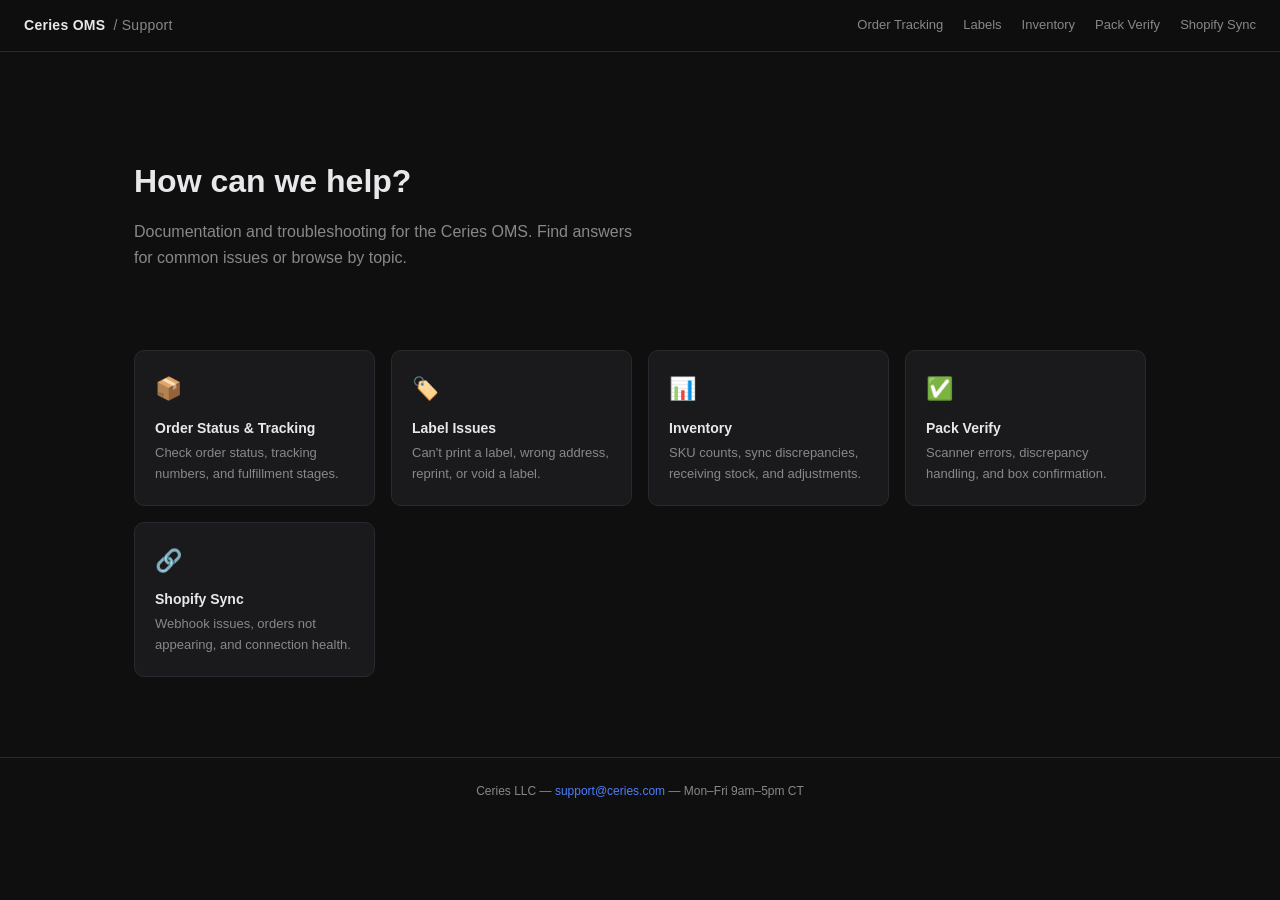
<file: index.html>
<!DOCTYPE html>
<html lang="en">
<head>
  <meta charset="UTF-8">
  <meta name="viewport" content="width=device-width, initial-scale=1.0">
  <title>Ceries OMS — Support</title>
  <link rel="stylesheet" href="assets/style.css">
</head>
<body>
  <nav>
    <div class="nav-brand">Ceries OMS <span>/ Support</span></div>
    <div class="nav-links">
      <a href="order-tracking.html">Order Tracking</a>
      <a href="label-issues.html">Labels</a>
      <a href="inventory.html">Inventory</a>
      <a href="pack-verify.html">Pack Verify</a>
      <a href="shopify-sync.html">Shopify Sync</a>
    </div>
  </nav>

  <div class="page-wrap wide">
    <div class="hero">
      <h1>How can we help?</h1>
      <p>Documentation and troubleshooting for the Ceries OMS. Find answers for common issues or browse by topic.</p>
    </div>

    <div class="category-grid">
      <a class="cat-card" href="order-tracking.html">
        <div class="cat-icon">📦</div>
        <h3>Order Status & Tracking</h3>
        <p>Check order status, tracking numbers, and fulfillment stages.</p>
      </a>
      <a class="cat-card" href="label-issues.html">
        <div class="cat-icon">🏷️</div>
        <h3>Label Issues</h3>
        <p>Can't print a label, wrong address, reprint, or void a label.</p>
      </a>
      <a class="cat-card" href="inventory.html">
        <div class="cat-icon">📊</div>
        <h3>Inventory</h3>
        <p>SKU counts, sync discrepancies, receiving stock, and adjustments.</p>
      </a>
      <a class="cat-card" href="pack-verify.html">
        <div class="cat-icon">✅</div>
        <h3>Pack Verify</h3>
        <p>Scanner errors, discrepancy handling, and box confirmation.</p>
      </a>
      <a class="cat-card" href="shopify-sync.html">
        <div class="cat-icon">🔗</div>
        <h3>Shopify Sync</h3>
        <p>Webhook issues, orders not appearing, and connection health.</p>
      </a>
    </div>
  </div>

  <footer>
    Ceries LLC — <a href="mailto:support@ceries.com">support@ceries.com</a> — Mon–Fri 9am–5pm CT
  </footer>
</body>
</html>
</file>
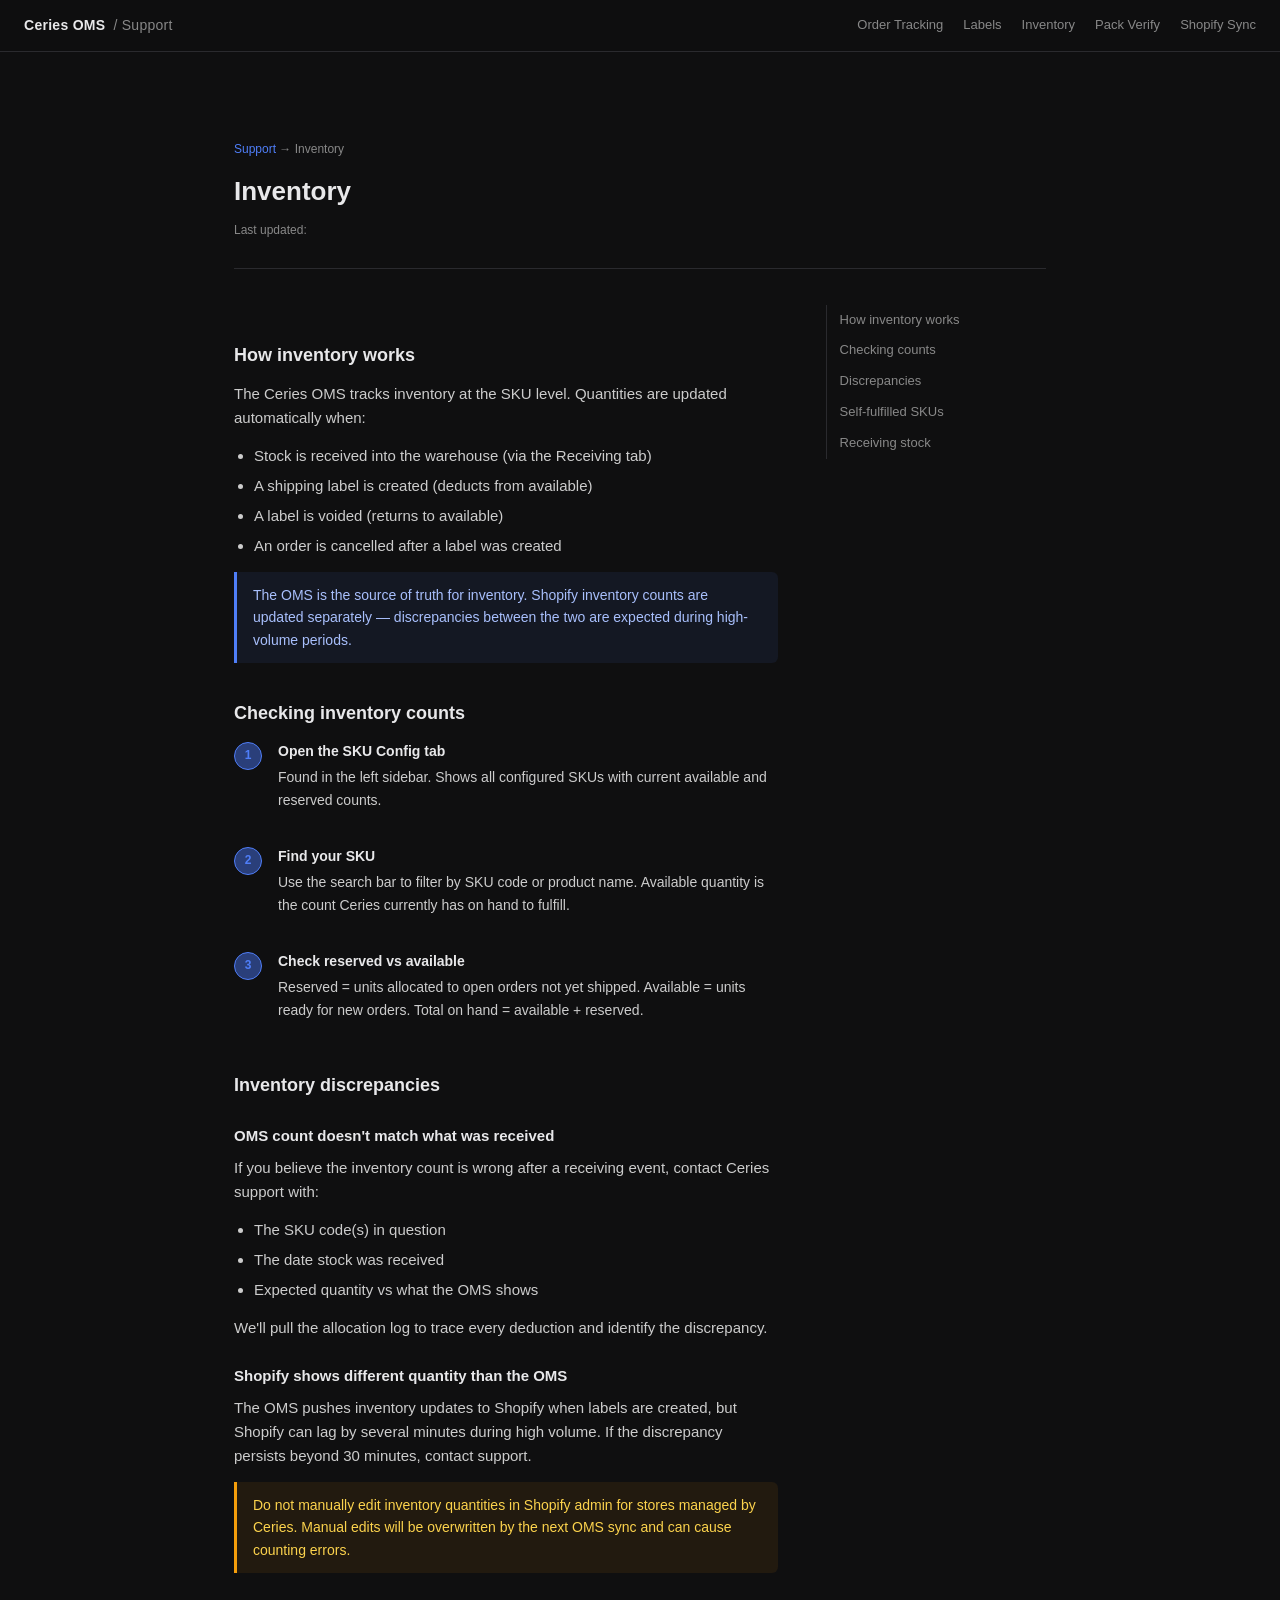
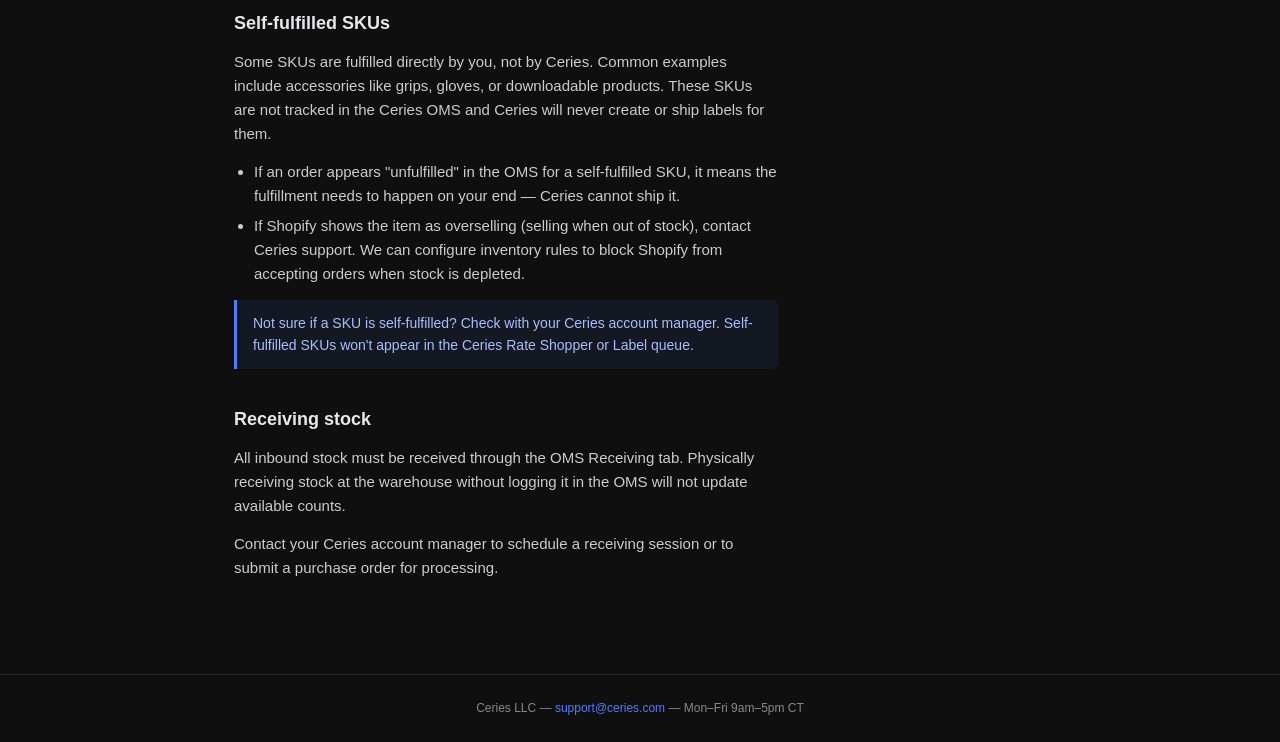
<file: inventory.html>
<!DOCTYPE html>
<html lang="en">
<head>
  <meta charset="UTF-8">
  <meta name="viewport" content="width=device-width, initial-scale=1.0">
  <title>Inventory — Ceries OMS Support</title>
  <link rel="stylesheet" href="assets/style.css">
</head>
<body>
  <nav>
    <div class="nav-brand">Ceries OMS <span>/ Support</span></div>
    <div class="nav-links">
      <a href="order-tracking.html">Order Tracking</a>
      <a href="label-issues.html">Labels</a>
      <a href="inventory.html">Inventory</a>
      <a href="pack-verify.html">Pack Verify</a>
      <a href="shopify-sync.html">Shopify Sync</a>
    </div>
  </nav>

  <div class="page-wrap">
    <div class="article-header">
      <div class="breadcrumb"><a href="index.html">Support</a> → Inventory</div>
      <h1>Inventory</h1>
      <div class="meta">Last updated: <!-- AUTO-UPDATED --></div>
    </div>

    <div class="with-sidebar">
      <div class="content">
        <h2>How inventory works</h2>
        <p>The Ceries OMS tracks inventory at the SKU level. Quantities are updated automatically when:</p>
        <ul>
          <li>Stock is received into the warehouse (via the Receiving tab)</li>
          <li>A shipping label is created (deducts from available)</li>
          <li>A label is voided (returns to available)</li>
          <li>An order is cancelled after a label was created</li>
        </ul>

        <div class="callout info">
          The OMS is the source of truth for inventory. Shopify inventory counts are updated separately — discrepancies between the two are expected during high-volume periods.
        </div>

        <!-- SCREENSHOT: inventory-overview -->

        <h2>Checking inventory counts</h2>
        <div class="steps">
          <div class="step">
            <div class="step-num">1</div>
            <div class="step-body">
              <strong>Open the SKU Config tab</strong>
              <p>Found in the left sidebar. Shows all configured SKUs with current available and reserved counts.</p>
            </div>
          </div>
          <div class="step">
            <div class="step-num">2</div>
            <div class="step-body">
              <strong>Find your SKU</strong>
              <p>Use the search bar to filter by SKU code or product name. Available quantity is the count Ceries currently has on hand to fulfill.</p>
            </div>
          </div>
          <div class="step">
            <div class="step-num">3</div>
            <div class="step-body">
              <strong>Check reserved vs available</strong>
              <p>Reserved = units allocated to open orders not yet shipped. Available = units ready for new orders. Total on hand = available + reserved.</p>
            </div>
          </div>
        </div>

        <!-- SCREENSHOT: sku-config-inventory -->

        <h2>Inventory discrepancies</h2>

        <h3>OMS count doesn't match what was received</h3>
        <p>If you believe the inventory count is wrong after a receiving event, contact Ceries support with:</p>
        <ul>
          <li>The SKU code(s) in question</li>
          <li>The date stock was received</li>
          <li>Expected quantity vs what the OMS shows</li>
        </ul>
        <p>We'll pull the allocation log to trace every deduction and identify the discrepancy.</p>

        <h3>Shopify shows different quantity than the OMS</h3>
        <p>The OMS pushes inventory updates to Shopify when labels are created, but Shopify can lag by several minutes during high volume. If the discrepancy persists beyond 30 minutes, contact support.</p>

        <div class="callout warn">
          Do not manually edit inventory quantities in Shopify admin for stores managed by Ceries. Manual edits will be overwritten by the next OMS sync and can cause counting errors.
        </div>

        <h2>Self-fulfilled SKUs</h2>
        <p>Some SKUs are fulfilled directly by you, not by Ceries. Common examples include accessories like grips, gloves, or downloadable products. These SKUs are not tracked in the Ceries OMS and Ceries will never create or ship labels for them.</p>
        <ul>
          <li>If an order appears "unfulfilled" in the OMS for a self-fulfilled SKU, it means the fulfillment needs to happen on your end — Ceries cannot ship it.</li>
          <li>If Shopify shows the item as overselling (selling when out of stock), contact Ceries support. We can configure inventory rules to block Shopify from accepting orders when stock is depleted.</li>
        </ul>
        <div class="callout info">
          Not sure if a SKU is self-fulfilled? Check with your Ceries account manager. Self-fulfilled SKUs won't appear in the Ceries Rate Shopper or Label queue.
        </div>

        <h2>Receiving stock</h2>
        <p>All inbound stock must be received through the OMS Receiving tab. Physically receiving stock at the warehouse without logging it in the OMS will not update available counts.</p>
        <p>Contact your Ceries account manager to schedule a receiving session or to submit a purchase order for processing.</p>
      </div>

      <aside class="sidebar-nav">
        <ul>
          <li><a href="#how-inventory-works">How inventory works</a></li>
          <li><a href="#checking-inventory-counts">Checking counts</a></li>
          <li><a href="#inventory-discrepancies">Discrepancies</a></li>
          <li><a href="#self-fulfilled-skus">Self-fulfilled SKUs</a></li>
          <li><a href="#receiving-stock">Receiving stock</a></li>
        </ul>
      </aside>
    </div>
  </div>

  <footer>
    Ceries LLC — <a href="mailto:support@ceries.com">support@ceries.com</a> — Mon–Fri 9am–5pm CT
  </footer>
</body>
</html>
</file>
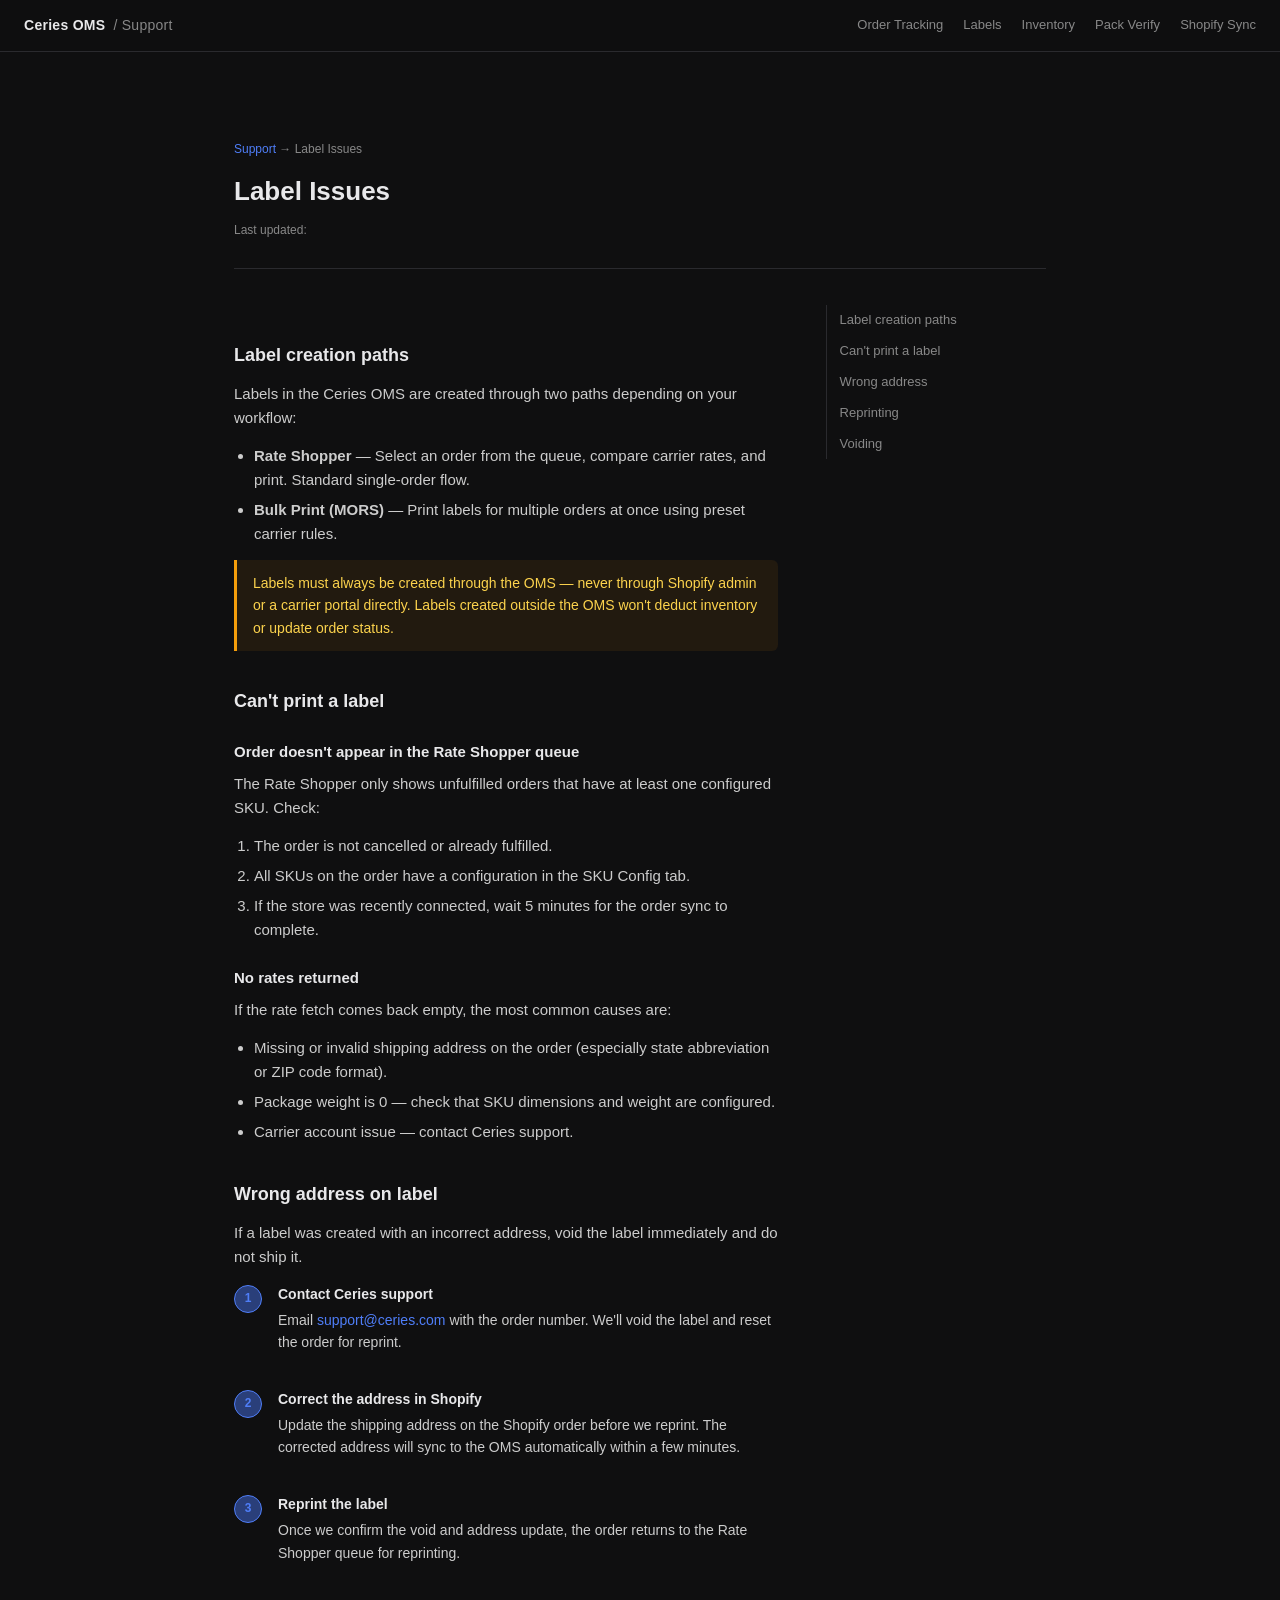
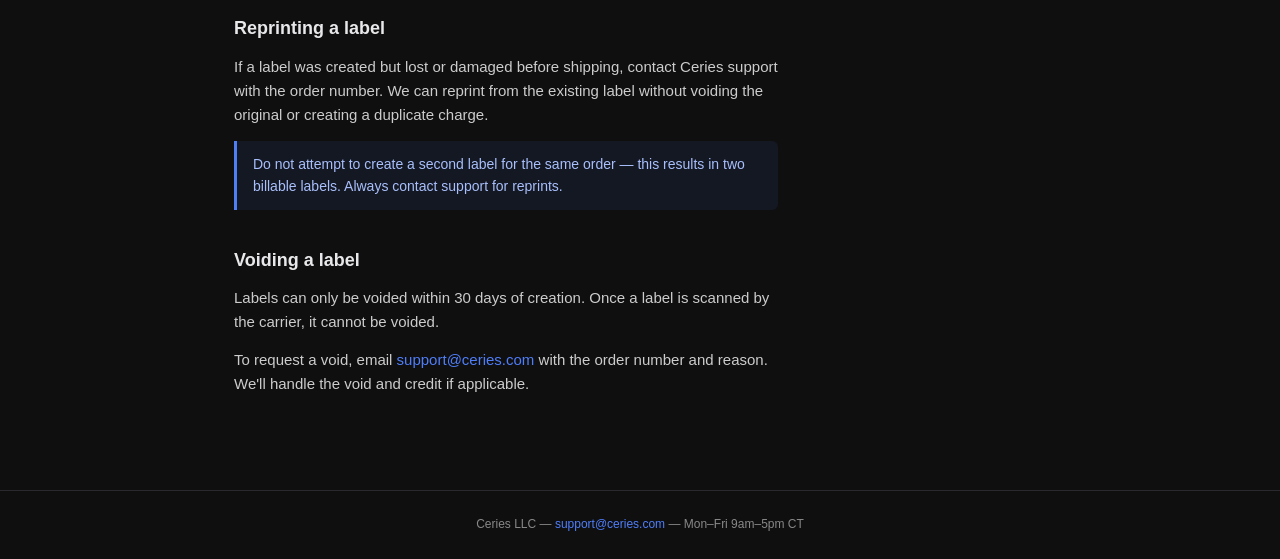
<file: label-issues.html>
<!DOCTYPE html>
<html lang="en">
<head>
  <meta charset="UTF-8">
  <meta name="viewport" content="width=device-width, initial-scale=1.0">
  <title>Label Issues — Ceries OMS Support</title>
  <link rel="stylesheet" href="assets/style.css">
</head>
<body>
  <nav>
    <div class="nav-brand">Ceries OMS <span>/ Support</span></div>
    <div class="nav-links">
      <a href="order-tracking.html">Order Tracking</a>
      <a href="label-issues.html">Labels</a>
      <a href="inventory.html">Inventory</a>
      <a href="pack-verify.html">Pack Verify</a>
      <a href="shopify-sync.html">Shopify Sync</a>
    </div>
  </nav>

  <div class="page-wrap">
    <div class="article-header">
      <div class="breadcrumb"><a href="index.html">Support</a> → Label Issues</div>
      <h1>Label Issues</h1>
      <div class="meta">Last updated: <!-- AUTO-UPDATED --></div>
    </div>

    <div class="with-sidebar">
      <div class="content">
        <h2>Label creation paths</h2>
        <p>Labels in the Ceries OMS are created through two paths depending on your workflow:</p>
        <ul>
          <li><strong>Rate Shopper</strong> — Select an order from the queue, compare carrier rates, and print. Standard single-order flow.</li>
          <li><strong>Bulk Print (MORS)</strong> — Print labels for multiple orders at once using preset carrier rules.</li>
        </ul>

        <div class="callout warn">
          Labels must always be created through the OMS — never through Shopify admin or a carrier portal directly. Labels created outside the OMS won't deduct inventory or update order status.
        </div>

        <!-- SCREENSHOT: rate-shopper-overview -->

        <h2>Can't print a label</h2>

        <h3>Order doesn't appear in the Rate Shopper queue</h3>
        <p>The Rate Shopper only shows unfulfilled orders that have at least one configured SKU. Check:</p>
        <ol>
          <li>The order is not cancelled or already fulfilled.</li>
          <li>All SKUs on the order have a configuration in the SKU Config tab.</li>
          <li>If the store was recently connected, wait 5 minutes for the order sync to complete.</li>
        </ol>

        <h3>No rates returned</h3>
        <p>If the rate fetch comes back empty, the most common causes are:</p>
        <ul>
          <li>Missing or invalid shipping address on the order (especially state abbreviation or ZIP code format).</li>
          <li>Package weight is 0 — check that SKU dimensions and weight are configured.</li>
          <li>Carrier account issue — contact Ceries support.</li>
        </ul>

        <!-- SCREENSHOT: rate-shopper-no-rates -->

        <h2>Wrong address on label</h2>
        <p>If a label was created with an incorrect address, void the label immediately and do not ship it.</p>

        <div class="steps">
          <div class="step">
            <div class="step-num">1</div>
            <div class="step-body">
              <strong>Contact Ceries support</strong>
              <p>Email <a href="mailto:support@ceries.com">support@ceries.com</a> with the order number. We'll void the label and reset the order for reprint.</p>
            </div>
          </div>
          <div class="step">
            <div class="step-num">2</div>
            <div class="step-body">
              <strong>Correct the address in Shopify</strong>
              <p>Update the shipping address on the Shopify order before we reprint. The corrected address will sync to the OMS automatically within a few minutes.</p>
            </div>
          </div>
          <div class="step">
            <div class="step-num">3</div>
            <div class="step-body">
              <strong>Reprint the label</strong>
              <p>Once we confirm the void and address update, the order returns to the Rate Shopper queue for reprinting.</p>
            </div>
          </div>
        </div>

        <h2>Reprinting a label</h2>
        <p>If a label was created but lost or damaged before shipping, contact Ceries support with the order number. We can reprint from the existing label without voiding the original or creating a duplicate charge.</p>

        <div class="callout info">
          Do not attempt to create a second label for the same order — this results in two billable labels. Always contact support for reprints.
        </div>

        <h2>Voiding a label</h2>
        <p>Labels can only be voided within 30 days of creation. Once a label is scanned by the carrier, it cannot be voided.</p>
        <p>To request a void, email <a href="mailto:support@ceries.com">support@ceries.com</a> with the order number and reason. We'll handle the void and credit if applicable.</p>
      </div>

      <aside class="sidebar-nav">
        <ul>
          <li><a href="#label-creation-paths">Label creation paths</a></li>
          <li><a href="#cant-print-a-label">Can't print a label</a></li>
          <li><a href="#wrong-address-on-label">Wrong address</a></li>
          <li><a href="#reprinting-a-label">Reprinting</a></li>
          <li><a href="#voiding-a-label">Voiding</a></li>
        </ul>
      </aside>
    </div>
  </div>

  <footer>
    Ceries LLC — <a href="mailto:support@ceries.com">support@ceries.com</a> — Mon–Fri 9am–5pm CT
  </footer>
</body>
</html>
</file>
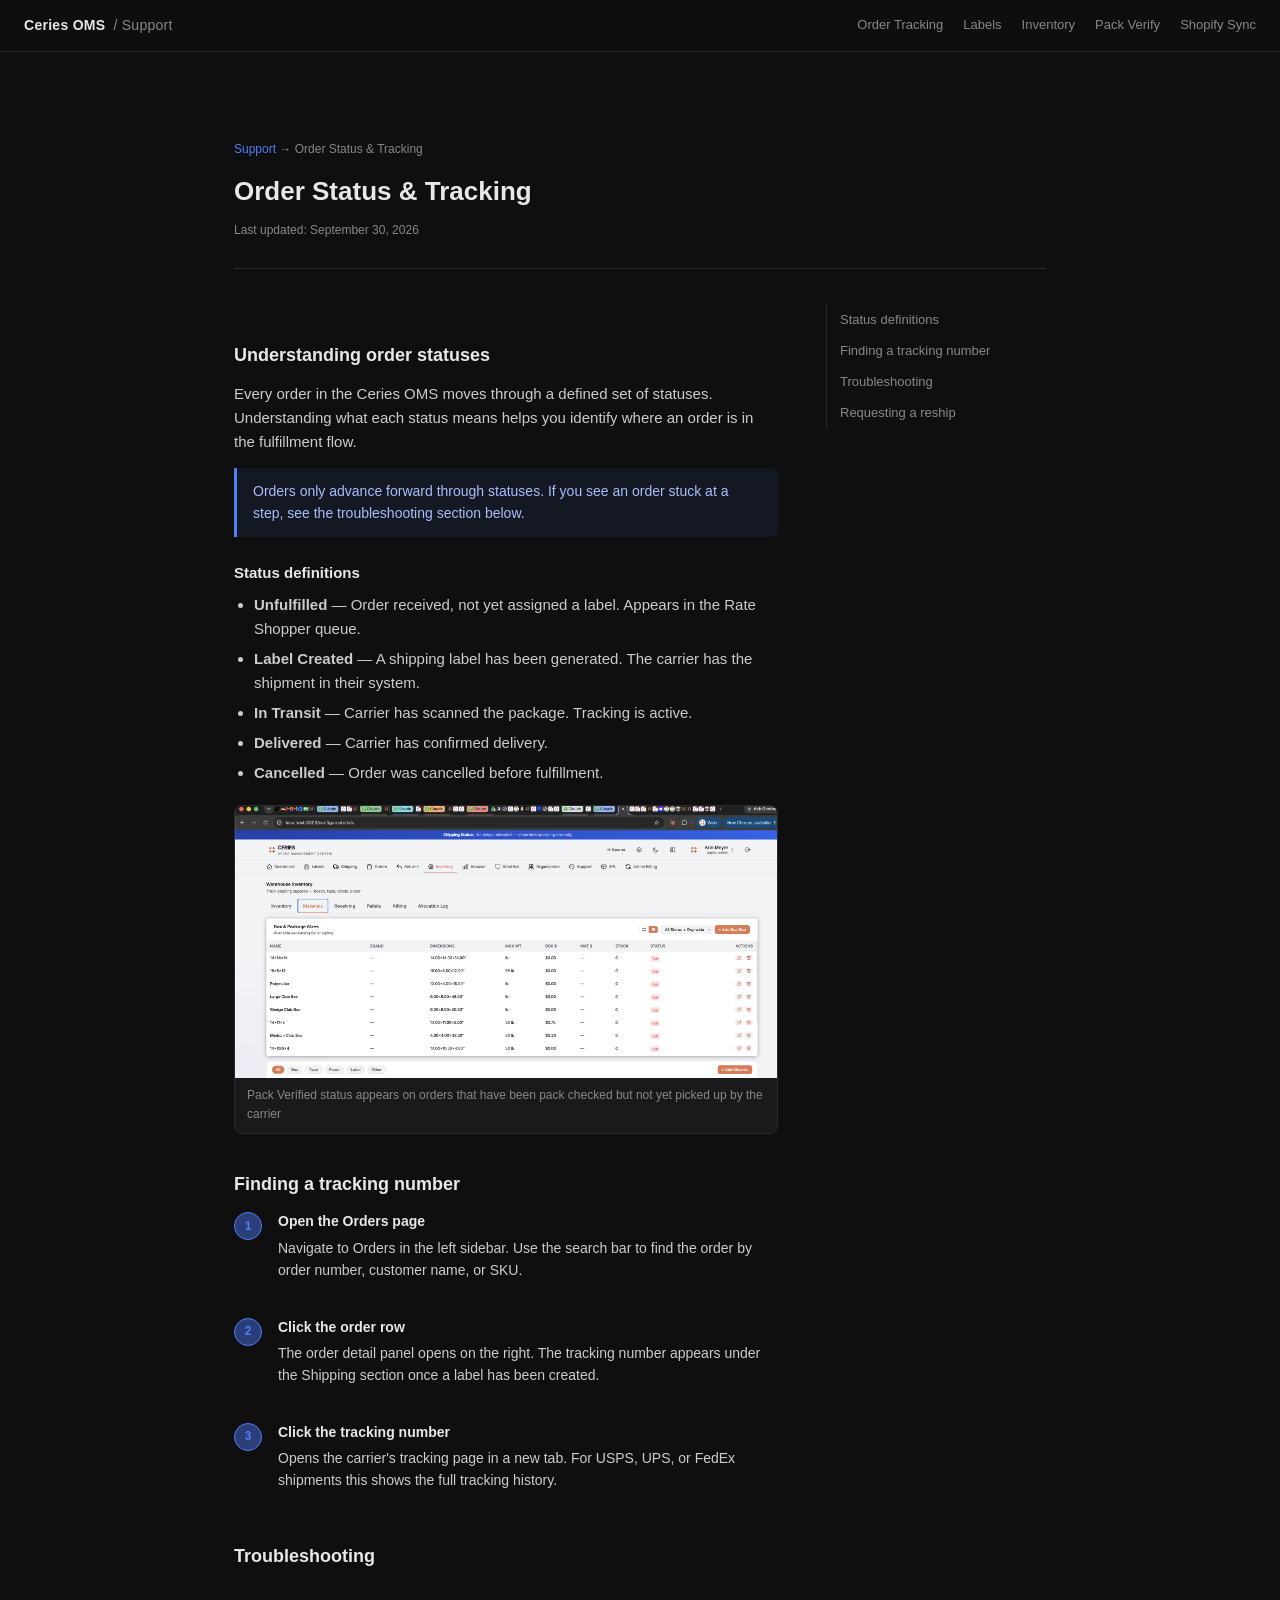
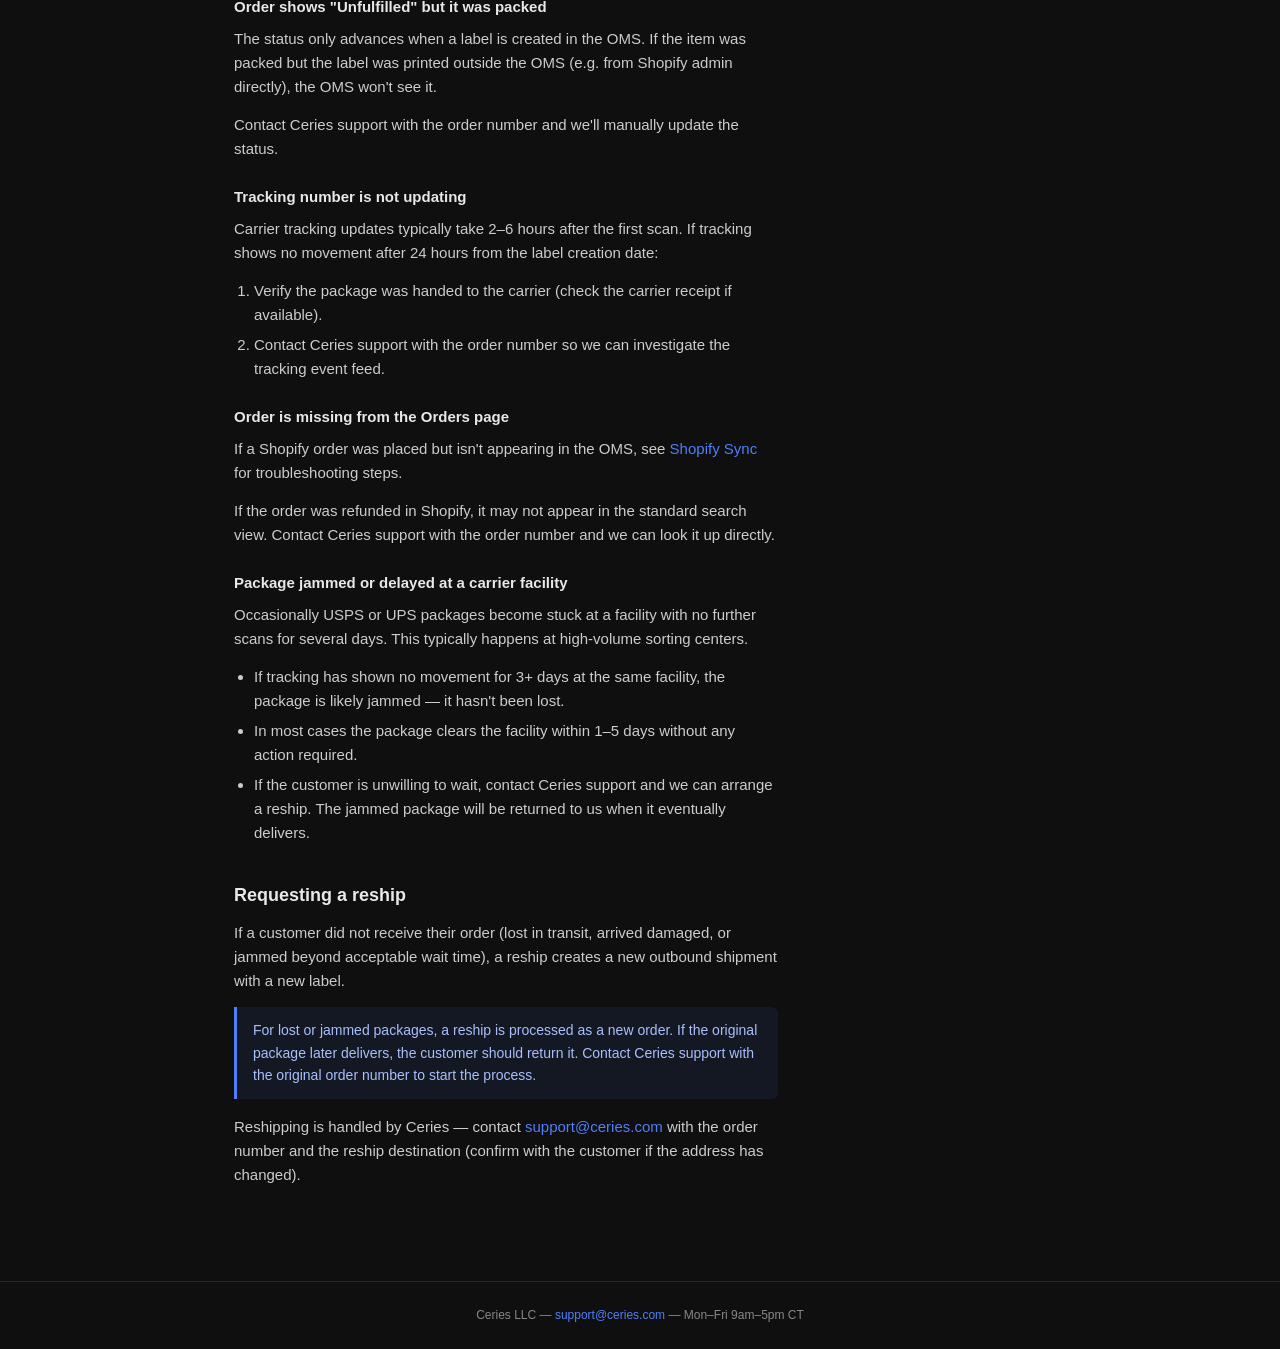
<file: order-tracking.html>
<!DOCTYPE html>
<html lang="en">
<head>
  <meta charset="UTF-8">
  <meta name="viewport" content="width=device-width, initial-scale=1.0">
  <title>Order Status & Tracking — Ceries OMS Support</title>
  <link rel="stylesheet" href="assets/style.css">
</head>
<body>
  <nav>
    <div class="nav-brand">Ceries OMS <span>/ Support</span></div>
    <div class="nav-links">
      <a href="order-tracking.html">Order Tracking</a>
      <a href="label-issues.html">Labels</a>
      <a href="inventory.html">Inventory</a>
      <a href="pack-verify.html">Pack Verify</a>
      <a href="shopify-sync.html">Shopify Sync</a>
    </div>
  </nav>

  <div class="page-wrap">
    <div class="article-header">
      <div class="breadcrumb"><a href="index.html">Support</a> → Order Status & Tracking</div>
      <h1>Order Status & Tracking</h1>
      <div class="meta">Last updated: September 30, 2026</div>
    </div>

    <div class="with-sidebar">
      <div class="content">
        <h2>Understanding order statuses</h2>
        <p>Every order in the Ceries OMS moves through a defined set of statuses. Understanding what each status means helps you identify where an order is in the fulfillment flow.</p>

        <div class="callout info">
          Orders only advance forward through statuses. If you see an order stuck at a step, see the troubleshooting section below.
        </div>

        <h3>Status definitions</h3>
        <ul>
          <li><strong>Unfulfilled</strong> — Order received, not yet assigned a label. Appears in the Rate Shopper queue.</li>
          <li><strong>Label Created</strong> — A shipping label has been generated. The carrier has the shipment in their system.</li>
          <li><strong>In Transit</strong> — Carrier has scanned the package. Tracking is active.</li>
          <li><strong>Delivered</strong> — Carrier has confirmed delivery.</li>
          <li><strong>Cancelled</strong> — Order was cancelled before fulfillment.</li>
        </ul>

        <figure class="screenshot">
  <img src="assets/screenshots/orders-status-pack-verified-2026-09-30.png" alt="Pack Verified status appears on orders that have been pack checked but not yet picked up by the carrier">
  <figcaption>Pack Verified status appears on orders that have been pack checked but not yet picked up by the carrier</figcaption>
</figure>

        <h2>Finding a tracking number</h2>
        <div class="steps">
          <div class="step">
            <div class="step-num">1</div>
            <div class="step-body">
              <strong>Open the Orders page</strong>
              <p>Navigate to Orders in the left sidebar. Use the search bar to find the order by order number, customer name, or SKU.</p>
            </div>
          </div>
          <div class="step">
            <div class="step-num">2</div>
            <div class="step-body">
              <strong>Click the order row</strong>
              <p>The order detail panel opens on the right. The tracking number appears under the Shipping section once a label has been created.</p>
            </div>
          </div>
          <div class="step">
            <div class="step-num">3</div>
            <div class="step-body">
              <strong>Click the tracking number</strong>
              <p>Opens the carrier's tracking page in a new tab. For USPS, UPS, or FedEx shipments this shows the full tracking history.</p>
            </div>
          </div>
        </div>

        <!-- SCREENSHOT: order-tracking-number-location -->

        <h2>Troubleshooting</h2>

        <h3>Order shows "Unfulfilled" but it was packed</h3>
        <p>The status only advances when a label is created in the OMS. If the item was packed but the label was printed outside the OMS (e.g. from Shopify admin directly), the OMS won't see it.</p>
        <p>Contact Ceries support with the order number and we'll manually update the status.</p>

        <h3>Tracking number is not updating</h3>
        <p>Carrier tracking updates typically take 2–6 hours after the first scan. If tracking shows no movement after 24 hours from the label creation date:</p>
        <ol>
          <li>Verify the package was handed to the carrier (check the carrier receipt if available).</li>
          <li>Contact Ceries support with the order number so we can investigate the tracking event feed.</li>
        </ol>

        <h3>Order is missing from the Orders page</h3>
        <p>If a Shopify order was placed but isn't appearing in the OMS, see <a href="shopify-sync.html">Shopify Sync</a> for troubleshooting steps.</p>
        <p>If the order was refunded in Shopify, it may not appear in the standard search view. Contact Ceries support with the order number and we can look it up directly.</p>

        <h3>Package jammed or delayed at a carrier facility</h3>
        <p>Occasionally USPS or UPS packages become stuck at a facility with no further scans for several days. This typically happens at high-volume sorting centers.</p>
        <ul>
          <li>If tracking has shown no movement for 3+ days at the same facility, the package is likely jammed — it hasn't been lost.</li>
          <li>In most cases the package clears the facility within 1–5 days without any action required.</li>
          <li>If the customer is unwilling to wait, contact Ceries support and we can arrange a reship. The jammed package will be returned to us when it eventually delivers.</li>
        </ul>

        <h2>Requesting a reship</h2>
        <p>If a customer did not receive their order (lost in transit, arrived damaged, or jammed beyond acceptable wait time), a reship creates a new outbound shipment with a new label.</p>
        <div class="callout info">
          For lost or jammed packages, a reship is processed as a new order. If the original package later delivers, the customer should return it. Contact Ceries support with the original order number to start the process.
        </div>
        <p>Reshipping is handled by Ceries — contact <a href="mailto:support@ceries.com">support@ceries.com</a> with the order number and the reship destination (confirm with the customer if the address has changed).</p>
      </div>

      <aside class="sidebar-nav">
        <ul>
          <li><a href="#understanding-order-statuses">Status definitions</a></li>
          <li><a href="#finding-a-tracking-number">Finding a tracking number</a></li>
          <li><a href="#troubleshooting">Troubleshooting</a></li>
          <li><a href="#requesting-a-reship">Requesting a reship</a></li>
        </ul>
      </aside>
    </div>
  </div>

  <footer>
    Ceries LLC — <a href="mailto:support@ceries.com">support@ceries.com</a> — Mon–Fri 9am–5pm CT
  </footer>
</body>
</html>
</file>
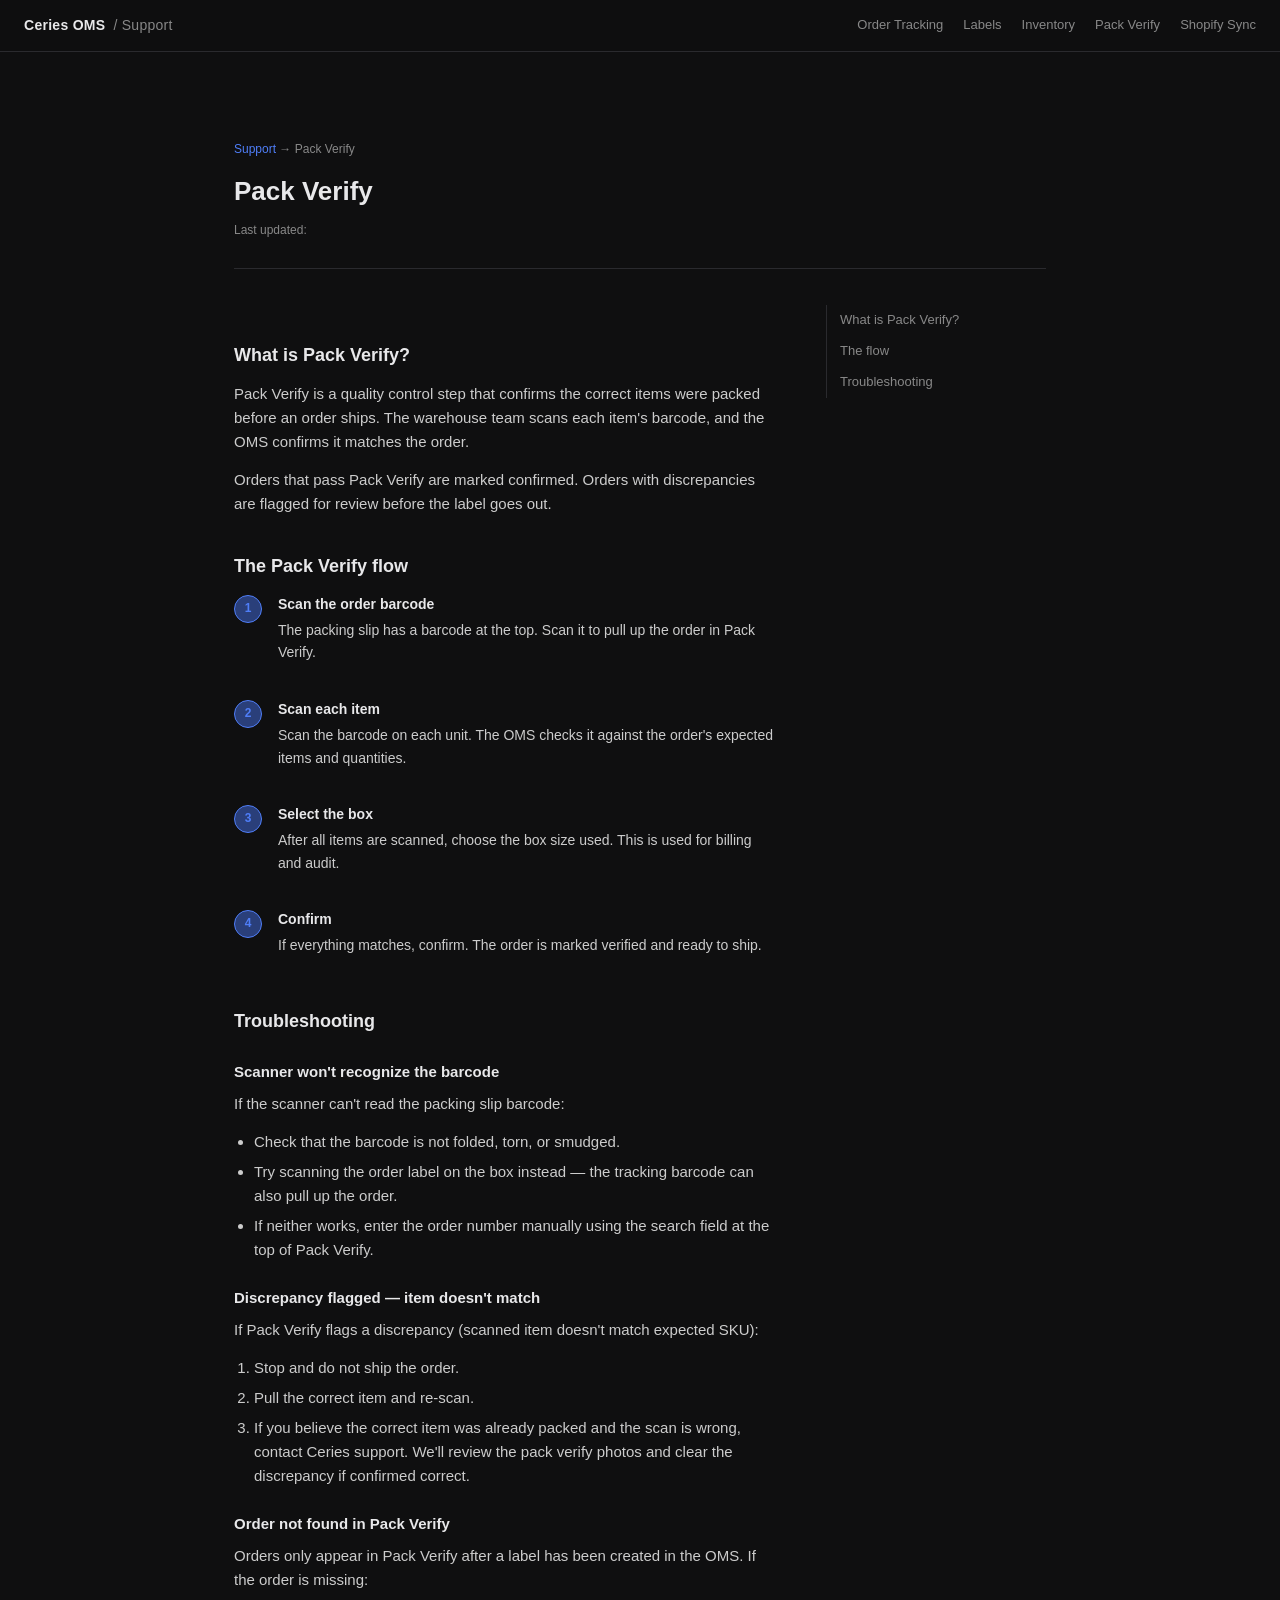
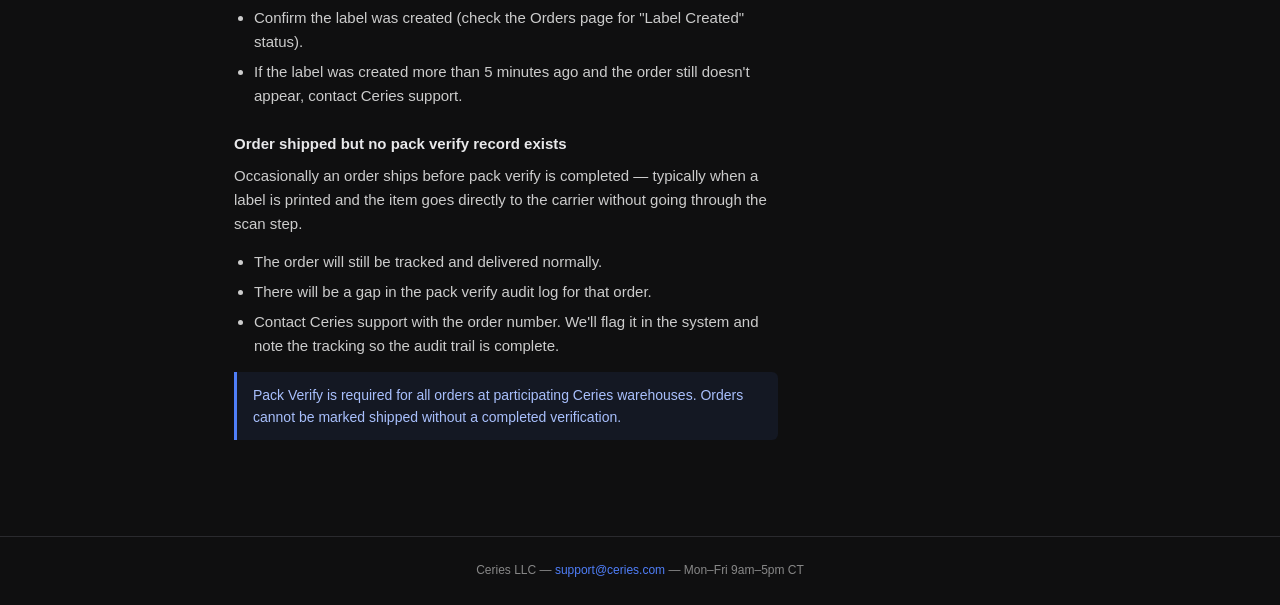
<file: pack-verify.html>
<!DOCTYPE html>
<html lang="en">
<head>
  <meta charset="UTF-8">
  <meta name="viewport" content="width=device-width, initial-scale=1.0">
  <title>Pack Verify — Ceries OMS Support</title>
  <link rel="stylesheet" href="assets/style.css">
</head>
<body>
  <nav>
    <div class="nav-brand">Ceries OMS <span>/ Support</span></div>
    <div class="nav-links">
      <a href="order-tracking.html">Order Tracking</a>
      <a href="label-issues.html">Labels</a>
      <a href="inventory.html">Inventory</a>
      <a href="pack-verify.html">Pack Verify</a>
      <a href="shopify-sync.html">Shopify Sync</a>
    </div>
  </nav>

  <div class="page-wrap">
    <div class="article-header">
      <div class="breadcrumb"><a href="index.html">Support</a> → Pack Verify</div>
      <h1>Pack Verify</h1>
      <div class="meta">Last updated: <!-- AUTO-UPDATED --></div>
    </div>

    <div class="with-sidebar">
      <div class="content">
        <h2>What is Pack Verify?</h2>
        <p>Pack Verify is a quality control step that confirms the correct items were packed before an order ships. The warehouse team scans each item's barcode, and the OMS confirms it matches the order.</p>
        <p>Orders that pass Pack Verify are marked confirmed. Orders with discrepancies are flagged for review before the label goes out.</p>

        <!-- SCREENSHOT: pack-verify-overview -->

        <h2>The Pack Verify flow</h2>
        <div class="steps">
          <div class="step">
            <div class="step-num">1</div>
            <div class="step-body">
              <strong>Scan the order barcode</strong>
              <p>The packing slip has a barcode at the top. Scan it to pull up the order in Pack Verify.</p>
            </div>
          </div>
          <div class="step">
            <div class="step-num">2</div>
            <div class="step-body">
              <strong>Scan each item</strong>
              <p>Scan the barcode on each unit. The OMS checks it against the order's expected items and quantities.</p>
            </div>
          </div>
          <div class="step">
            <div class="step-num">3</div>
            <div class="step-body">
              <strong>Select the box</strong>
              <p>After all items are scanned, choose the box size used. This is used for billing and audit.</p>
            </div>
          </div>
          <div class="step">
            <div class="step-num">4</div>
            <div class="step-body">
              <strong>Confirm</strong>
              <p>If everything matches, confirm. The order is marked verified and ready to ship.</p>
            </div>
          </div>
        </div>

        <!-- SCREENSHOT: pack-verify-scan -->

        <h2>Troubleshooting</h2>

        <h3>Scanner won't recognize the barcode</h3>
        <p>If the scanner can't read the packing slip barcode:</p>
        <ul>
          <li>Check that the barcode is not folded, torn, or smudged.</li>
          <li>Try scanning the order label on the box instead — the tracking barcode can also pull up the order.</li>
          <li>If neither works, enter the order number manually using the search field at the top of Pack Verify.</li>
        </ul>

        <h3>Discrepancy flagged — item doesn't match</h3>
        <p>If Pack Verify flags a discrepancy (scanned item doesn't match expected SKU):</p>
        <ol>
          <li>Stop and do not ship the order.</li>
          <li>Pull the correct item and re-scan.</li>
          <li>If you believe the correct item was already packed and the scan is wrong, contact Ceries support. We'll review the pack verify photos and clear the discrepancy if confirmed correct.</li>
        </ol>

        <h3>Order not found in Pack Verify</h3>
        <p>Orders only appear in Pack Verify after a label has been created in the OMS. If the order is missing:</p>
        <ul>
          <li>Confirm the label was created (check the Orders page for "Label Created" status).</li>
          <li>If the label was created more than 5 minutes ago and the order still doesn't appear, contact Ceries support.</li>
        </ul>

        <h3>Order shipped but no pack verify record exists</h3>
        <p>Occasionally an order ships before pack verify is completed — typically when a label is printed and the item goes directly to the carrier without going through the scan step.</p>
        <ul>
          <li>The order will still be tracked and delivered normally.</li>
          <li>There will be a gap in the pack verify audit log for that order.</li>
          <li>Contact Ceries support with the order number. We'll flag it in the system and note the tracking so the audit trail is complete.</li>
        </ul>

        <div class="callout info">
          Pack Verify is required for all orders at participating Ceries warehouses. Orders cannot be marked shipped without a completed verification.
        </div>
      </div>

      <aside class="sidebar-nav">
        <ul>
          <li><a href="#what-is-pack-verify">What is Pack Verify?</a></li>
          <li><a href="#the-pack-verify-flow">The flow</a></li>
          <li><a href="#troubleshooting">Troubleshooting</a></li>
        </ul>
      </aside>
    </div>
  </div>

  <footer>
    Ceries LLC — <a href="mailto:support@ceries.com">support@ceries.com</a> — Mon–Fri 9am–5pm CT
  </footer>
</body>
</html>
</file>
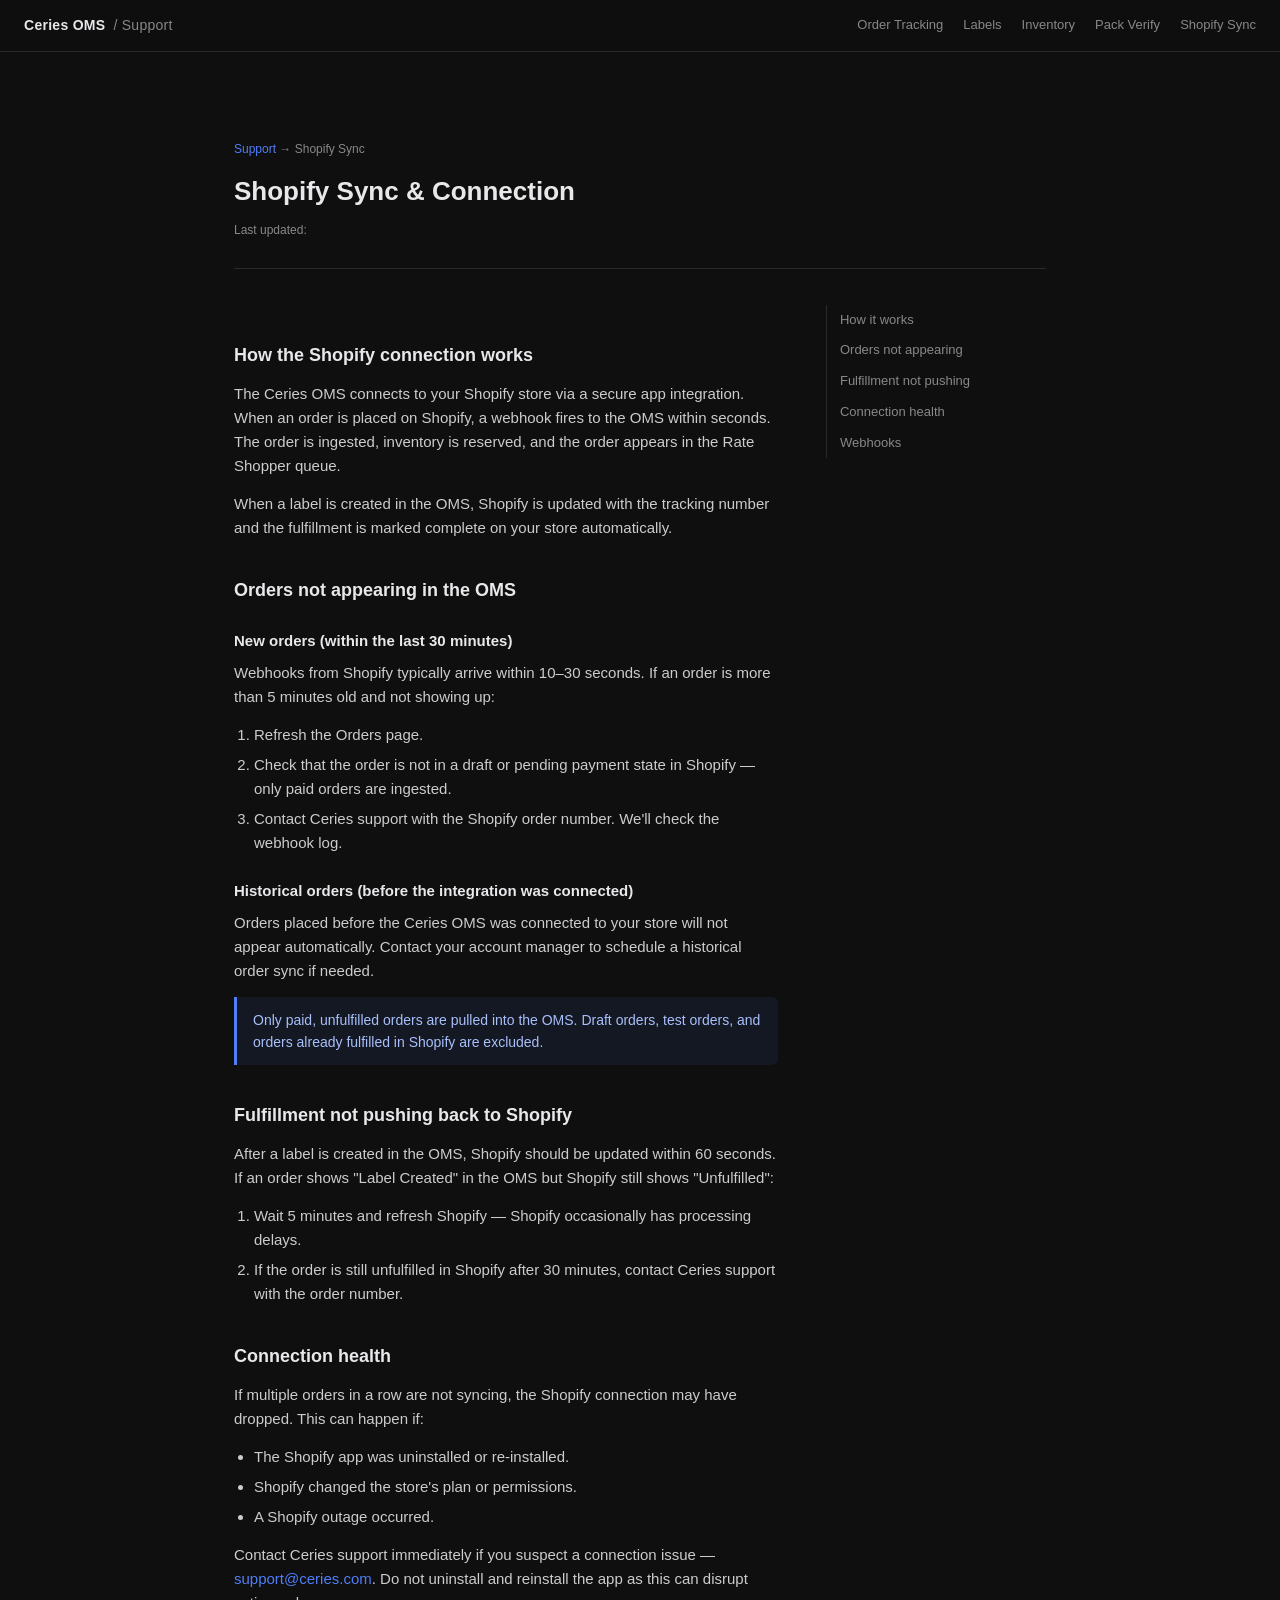
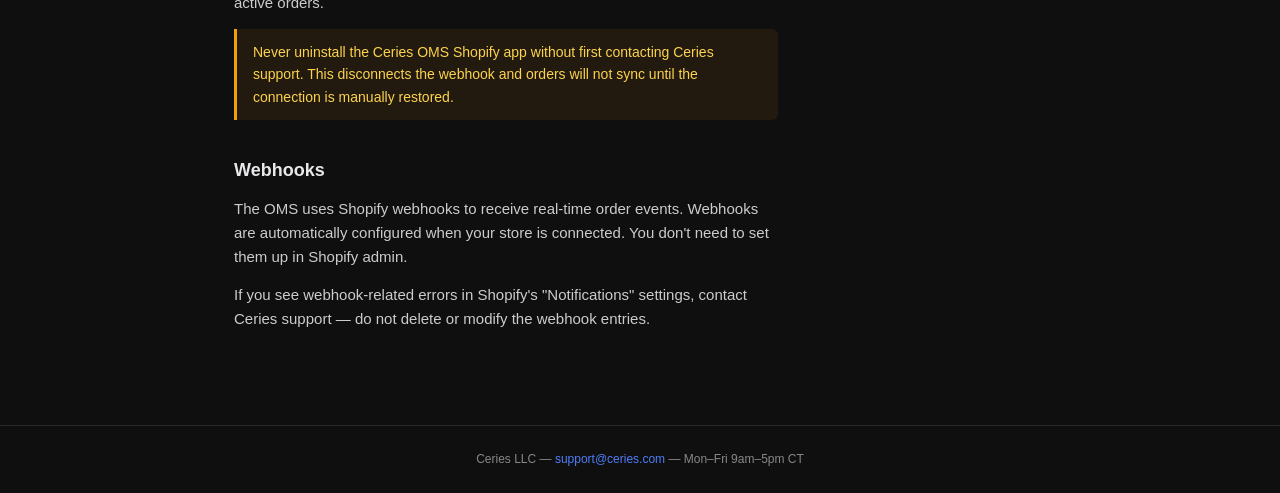
<file: shopify-sync.html>
<!DOCTYPE html>
<html lang="en">
<head>
  <meta charset="UTF-8">
  <meta name="viewport" content="width=device-width, initial-scale=1.0">
  <title>Shopify Sync — Ceries OMS Support</title>
  <link rel="stylesheet" href="assets/style.css">
</head>
<body>
  <nav>
    <div class="nav-brand">Ceries OMS <span>/ Support</span></div>
    <div class="nav-links">
      <a href="order-tracking.html">Order Tracking</a>
      <a href="label-issues.html">Labels</a>
      <a href="inventory.html">Inventory</a>
      <a href="pack-verify.html">Pack Verify</a>
      <a href="shopify-sync.html">Shopify Sync</a>
    </div>
  </nav>

  <div class="page-wrap">
    <div class="article-header">
      <div class="breadcrumb"><a href="index.html">Support</a> → Shopify Sync</div>
      <h1>Shopify Sync & Connection</h1>
      <div class="meta">Last updated: <!-- AUTO-UPDATED --></div>
    </div>

    <div class="with-sidebar">
      <div class="content">
        <h2>How the Shopify connection works</h2>
        <p>The Ceries OMS connects to your Shopify store via a secure app integration. When an order is placed on Shopify, a webhook fires to the OMS within seconds. The order is ingested, inventory is reserved, and the order appears in the Rate Shopper queue.</p>
        <p>When a label is created in the OMS, Shopify is updated with the tracking number and the fulfillment is marked complete on your store automatically.</p>

        <!-- SCREENSHOT: shopify-connection-status -->

        <h2>Orders not appearing in the OMS</h2>

        <h3>New orders (within the last 30 minutes)</h3>
        <p>Webhooks from Shopify typically arrive within 10–30 seconds. If an order is more than 5 minutes old and not showing up:</p>
        <ol>
          <li>Refresh the Orders page.</li>
          <li>Check that the order is not in a draft or pending payment state in Shopify — only paid orders are ingested.</li>
          <li>Contact Ceries support with the Shopify order number. We'll check the webhook log.</li>
        </ol>

        <h3>Historical orders (before the integration was connected)</h3>
        <p>Orders placed before the Ceries OMS was connected to your store will not appear automatically. Contact your account manager to schedule a historical order sync if needed.</p>

        <div class="callout info">
          Only paid, unfulfilled orders are pulled into the OMS. Draft orders, test orders, and orders already fulfilled in Shopify are excluded.
        </div>

        <!-- SCREENSHOT: orders-page-sync-status -->

        <h2>Fulfillment not pushing back to Shopify</h2>
        <p>After a label is created in the OMS, Shopify should be updated within 60 seconds. If an order shows "Label Created" in the OMS but Shopify still shows "Unfulfilled":</p>
        <ol>
          <li>Wait 5 minutes and refresh Shopify — Shopify occasionally has processing delays.</li>
          <li>If the order is still unfulfilled in Shopify after 30 minutes, contact Ceries support with the order number.</li>
        </ol>

        <h2>Connection health</h2>
        <p>If multiple orders in a row are not syncing, the Shopify connection may have dropped. This can happen if:</p>
        <ul>
          <li>The Shopify app was uninstalled or re-installed.</li>
          <li>Shopify changed the store's plan or permissions.</li>
          <li>A Shopify outage occurred.</li>
        </ul>
        <p>Contact Ceries support immediately if you suspect a connection issue — <a href="mailto:support@ceries.com">support@ceries.com</a>. Do not uninstall and reinstall the app as this can disrupt active orders.</p>

        <div class="callout warn">
          Never uninstall the Ceries OMS Shopify app without first contacting Ceries support. This disconnects the webhook and orders will not sync until the connection is manually restored.
        </div>

        <h2>Webhooks</h2>
        <p>The OMS uses Shopify webhooks to receive real-time order events. Webhooks are automatically configured when your store is connected. You don't need to set them up in Shopify admin.</p>
        <p>If you see webhook-related errors in Shopify's "Notifications" settings, contact Ceries support — do not delete or modify the webhook entries.</p>
      </div>

      <aside class="sidebar-nav">
        <ul>
          <li><a href="#how-the-shopify-connection-works">How it works</a></li>
          <li><a href="#orders-not-appearing-in-the-oms">Orders not appearing</a></li>
          <li><a href="#fulfillment-not-pushing-back-to-shopify">Fulfillment not pushing</a></li>
          <li><a href="#connection-health">Connection health</a></li>
          <li><a href="#webhooks">Webhooks</a></li>
        </ul>
      </aside>
    </div>
  </div>

  <footer>
    Ceries LLC — <a href="mailto:support@ceries.com">support@ceries.com</a> — Mon–Fri 9am–5pm CT
  </footer>
</body>
</html>
</file>
<file: assets/style.css>
*, *::before, *::after { box-sizing: border-box; margin: 0; padding: 0; }

:root {
  --bg: #0f0f10;
  --surface: #1a1a1c;
  --border: #2a2a2e;
  --text: #e8e8ea;
  --muted: #888;
  --accent: #4f7ef8;
  --accent-dim: #2a3f7a;
  --green: #22c55e;
  --red: #ef4444;
  --yellow: #f59e0b;
}

body {
  background: var(--bg);
  color: var(--text);
  font-family: -apple-system, BlinkMacSystemFont, 'Segoe UI', sans-serif;
  font-size: 15px;
  line-height: 1.6;
}

a { color: var(--accent); text-decoration: none; }
a:hover { text-decoration: underline; }

/* NAV */
nav {
  position: sticky;
  top: 0;
  background: rgba(15,15,16,0.92);
  backdrop-filter: blur(8px);
  border-bottom: 1px solid var(--border);
  padding: 0 24px;
  display: flex;
  align-items: center;
  gap: 32px;
  height: 52px;
  z-index: 100;
}
.nav-brand {
  font-weight: 600;
  font-size: 14px;
  color: var(--text);
  letter-spacing: 0.02em;
  display: flex;
  align-items: center;
  gap: 8px;
}
.nav-brand span { color: var(--muted); font-weight: 400; }
.nav-links { display: flex; gap: 20px; margin-left: auto; }
.nav-links a { font-size: 13px; color: var(--muted); }
.nav-links a:hover { color: var(--text); text-decoration: none; }

/* LAYOUT */
.page-wrap { max-width: 860px; margin: 0 auto; padding: 48px 24px 80px; }
.page-wrap.wide { max-width: 1060px; }

/* HOME HERO */
.hero { padding: 56px 0 40px; }
.hero h1 { font-size: 32px; font-weight: 700; margin-bottom: 12px; }
.hero p { color: var(--muted); font-size: 16px; max-width: 520px; }

/* CATEGORY GRID */
.category-grid {
  display: grid;
  grid-template-columns: repeat(auto-fill, minmax(240px, 1fr));
  gap: 16px;
  margin-top: 40px;
}
.cat-card {
  background: var(--surface);
  border: 1px solid var(--border);
  border-radius: 10px;
  padding: 20px;
  display: block;
  color: var(--text);
  transition: border-color 0.15s, background 0.15s;
}
.cat-card:hover { border-color: var(--accent); background: #1e1e22; text-decoration: none; }
.cat-icon { font-size: 22px; margin-bottom: 10px; }
.cat-card h3 { font-size: 14px; font-weight: 600; margin-bottom: 4px; }
.cat-card p { font-size: 13px; color: var(--muted); }

/* ARTICLE PAGE */
.article-header { padding: 40px 0 28px; border-bottom: 1px solid var(--border); margin-bottom: 36px; }
.article-header .breadcrumb { font-size: 12px; color: var(--muted); margin-bottom: 12px; }
.article-header h1 { font-size: 26px; font-weight: 700; }
.article-header .meta { font-size: 12px; color: var(--muted); margin-top: 8px; }

/* CONTENT BLOCKS */
.content h2 { font-size: 18px; font-weight: 600; margin: 36px 0 12px; }
.content h3 { font-size: 15px; font-weight: 600; margin: 24px 0 8px; }
.content p { margin-bottom: 14px; color: #ccc; }
.content ul, .content ol { padding-left: 20px; margin-bottom: 14px; color: #ccc; }
.content li { margin-bottom: 6px; }
.content code {
  background: var(--surface);
  border: 1px solid var(--border);
  border-radius: 4px;
  padding: 1px 6px;
  font-family: 'SF Mono', 'Fira Code', monospace;
  font-size: 12px;
}
.content pre {
  background: var(--surface);
  border: 1px solid var(--border);
  border-radius: 8px;
  padding: 16px;
  overflow-x: auto;
  margin-bottom: 16px;
}
.content pre code { background: none; border: none; padding: 0; font-size: 13px; }

/* CALLOUTS */
.callout {
  border-left: 3px solid;
  padding: 12px 16px;
  border-radius: 0 6px 6px 0;
  margin-bottom: 16px;
  font-size: 14px;
}
.callout.info { border-color: var(--accent); background: rgba(79,126,248,0.08); color: #a8bffc; }
.callout.warn { border-color: var(--yellow); background: rgba(245,158,11,0.08); color: #fcd34d; }
.callout.success { border-color: var(--green); background: rgba(34,197,94,0.08); color: #86efac; }

/* SCREENSHOT */
.screenshot {
  border: 1px solid var(--border);
  border-radius: 8px;
  overflow: hidden;
  margin: 20px 0;
}
.screenshot img { width: 100%; display: block; }
.screenshot figcaption { padding: 8px 12px; font-size: 12px; color: var(--muted); background: var(--surface); }

/* STEPS */
.steps { counter-reset: step; margin-bottom: 24px; }
.step {
  display: flex;
  gap: 16px;
  margin-bottom: 20px;
}
.step-num {
  counter-increment: step;
  width: 28px;
  height: 28px;
  border-radius: 50%;
  background: var(--accent-dim);
  border: 1px solid var(--accent);
  color: var(--accent);
  font-size: 12px;
  font-weight: 700;
  display: flex;
  align-items: center;
  justify-content: center;
  flex-shrink: 0;
  margin-top: 2px;
}
.step-body { flex: 1; }
.step-body strong { display: block; margin-bottom: 4px; font-size: 14px; }
.step-body p { font-size: 14px; color: #ccc; }

/* TAG */
.tag {
  display: inline-block;
  padding: 2px 8px;
  border-radius: 4px;
  font-size: 11px;
  font-weight: 600;
  letter-spacing: 0.04em;
  text-transform: uppercase;
}
.tag.new { background: rgba(34,197,94,0.15); color: var(--green); }
.tag.updated { background: rgba(79,126,248,0.15); color: #93aafc; }

/* SIDEBAR LAYOUT */
.with-sidebar { display: grid; grid-template-columns: 1fr 220px; gap: 48px; align-items: start; }
.sidebar-nav { position: sticky; top: 72px; }
.sidebar-nav ul { list-style: none; border-left: 1px solid var(--border); }
.sidebar-nav li a { display: block; padding: 5px 12px; font-size: 13px; color: var(--muted); border-left: 2px solid transparent; margin-left: -1px; }
.sidebar-nav li a:hover, .sidebar-nav li a.active { color: var(--text); border-left-color: var(--accent); text-decoration: none; }

/* FOOTER */
footer {
  border-top: 1px solid var(--border);
  padding: 24px;
  text-align: center;
  font-size: 12px;
  color: var(--muted);
}
</file>
